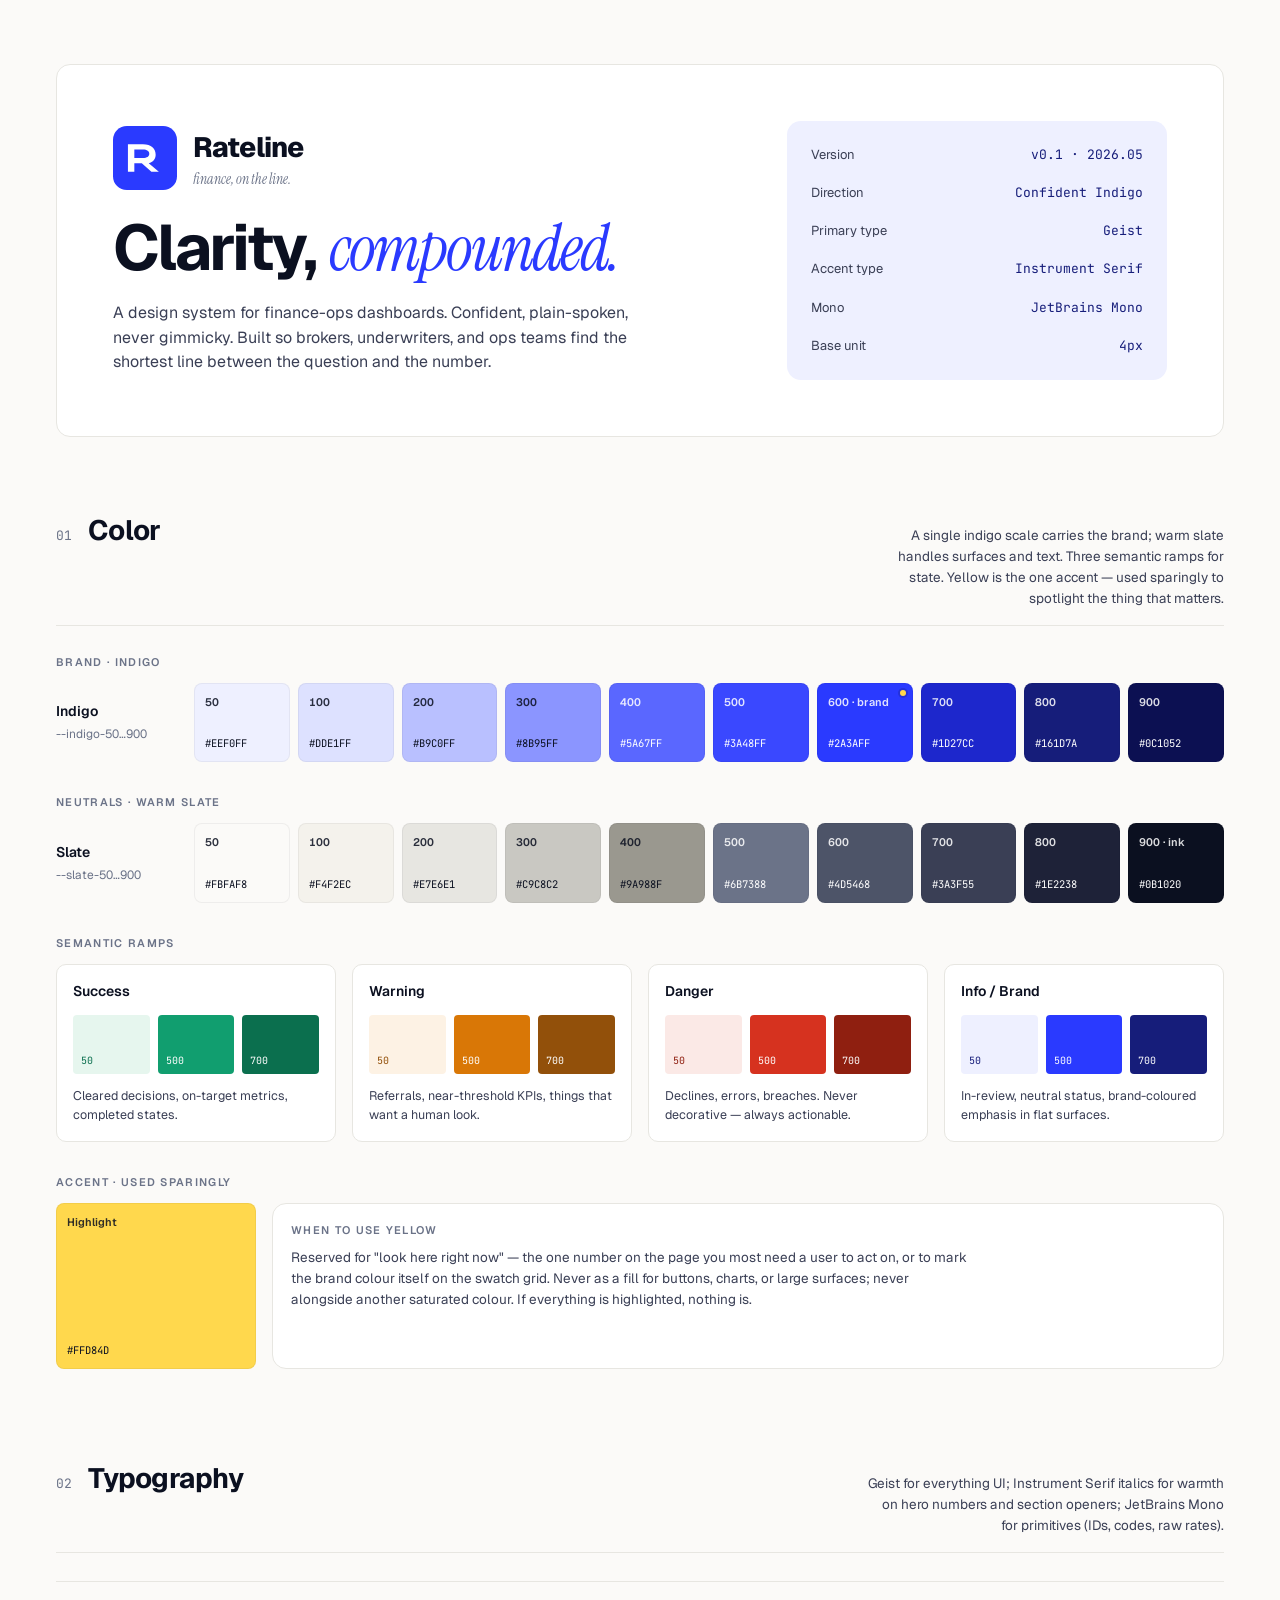
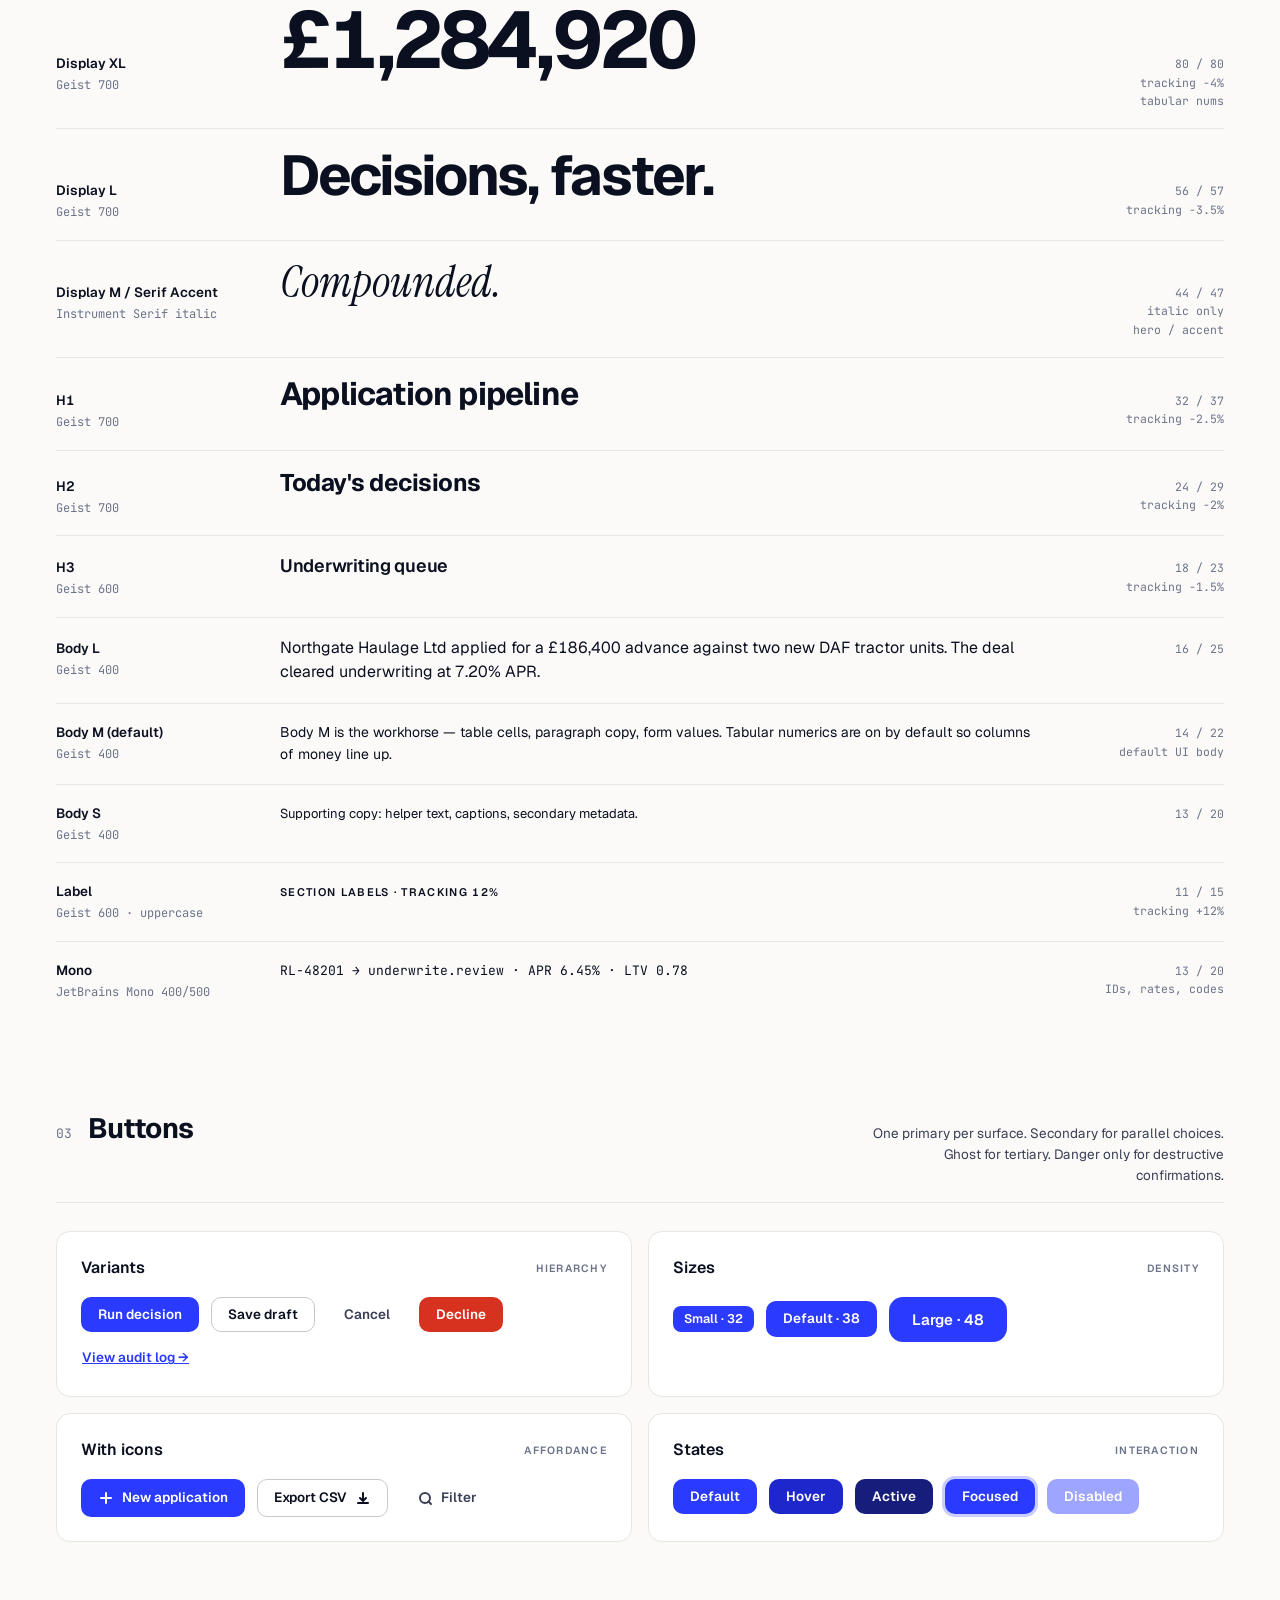
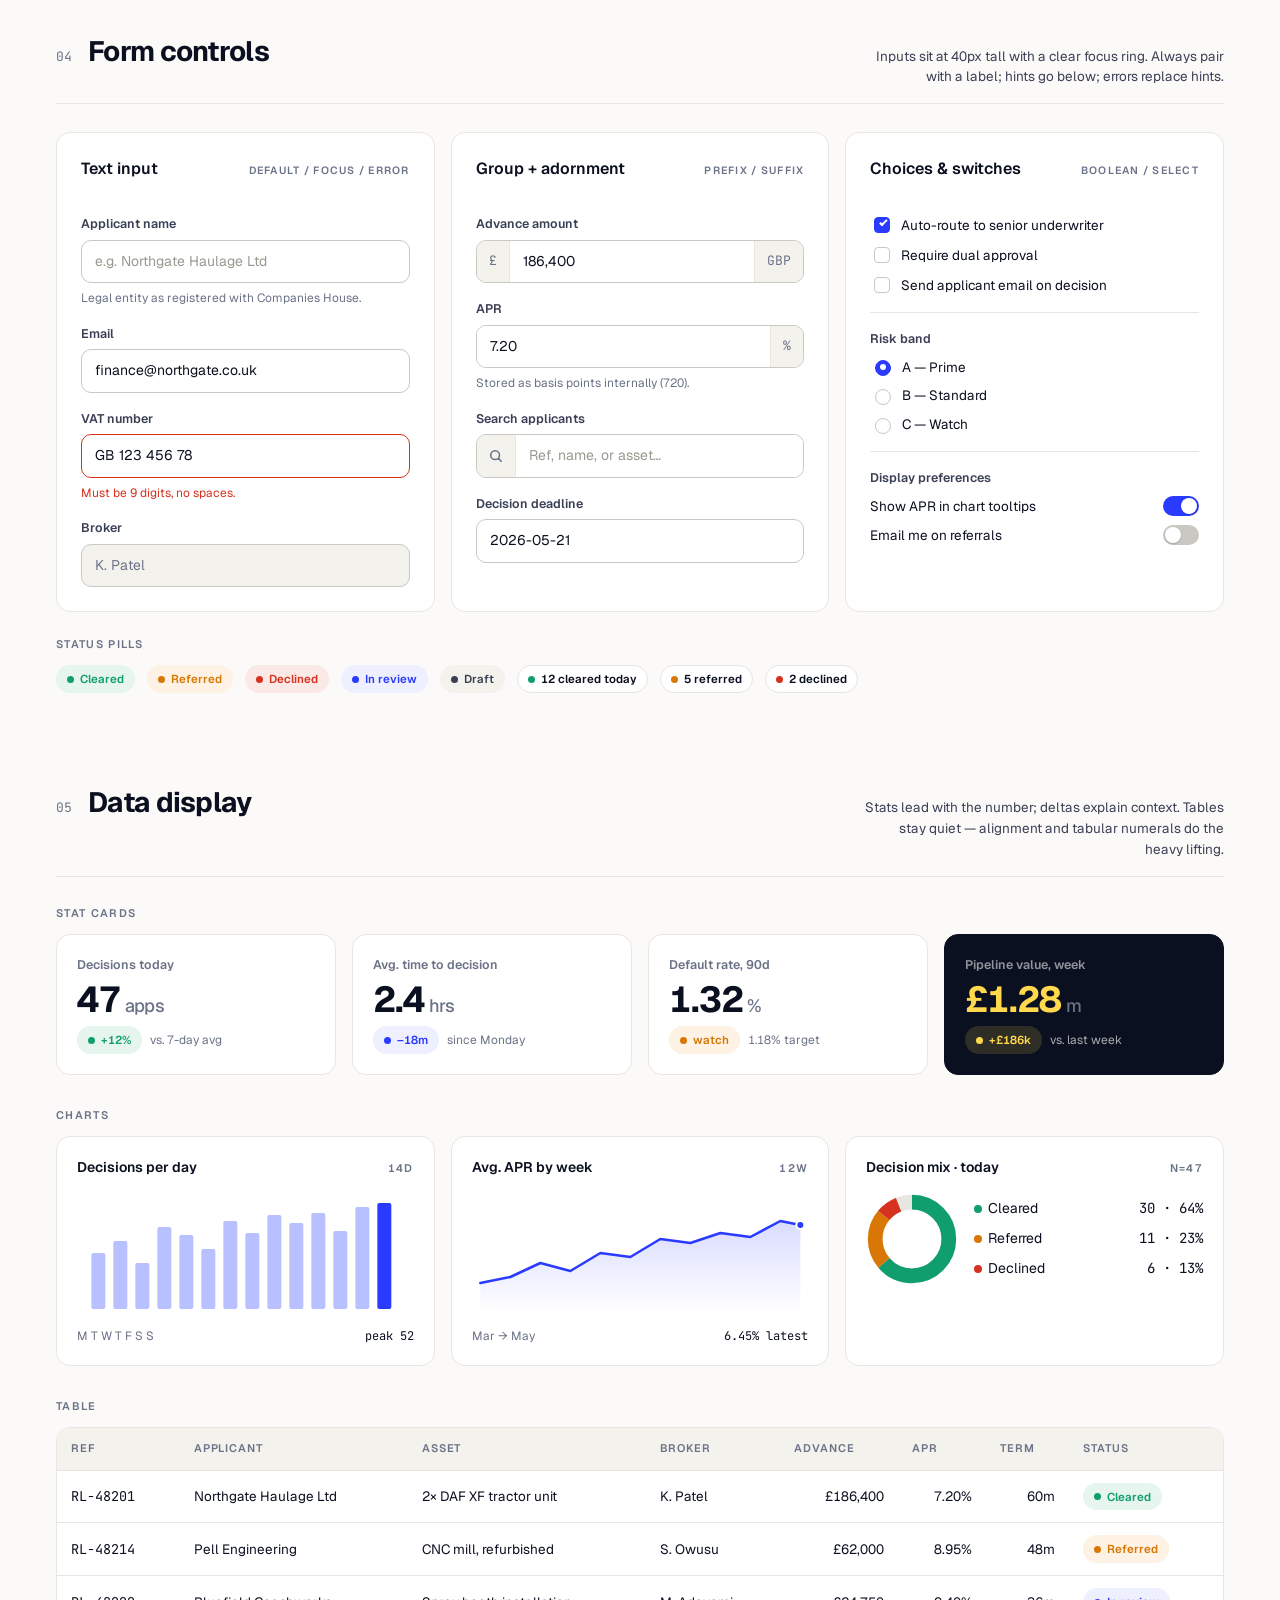
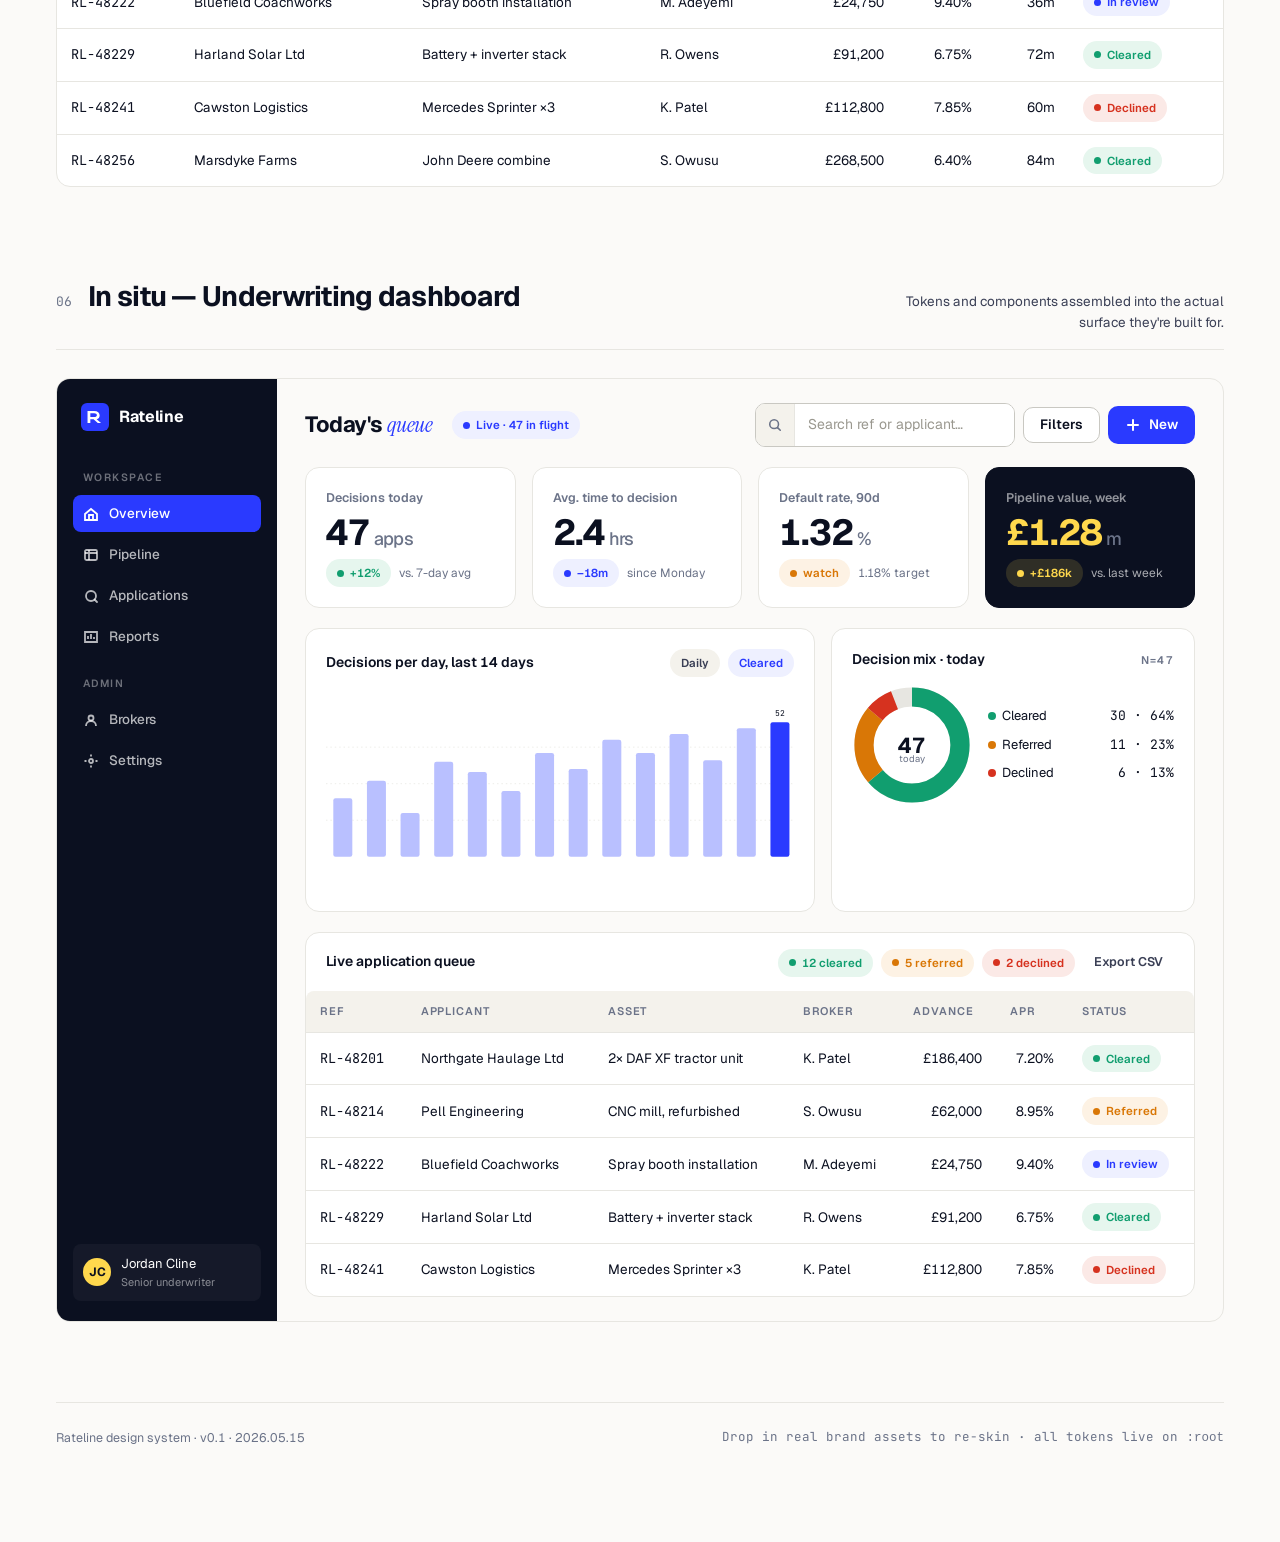
<file: design-system/Rateline Design System.html>
<!doctype html>
<html lang="en">
<head>
<meta charset="utf-8" />
<meta name="viewport" content="width=device-width, initial-scale=1" />
<title>Rateline — Design System v0.1</title>

<link rel="preconnect" href="https://fonts.googleapis.com" />
<link rel="preconnect" href="https://fonts.gstatic.com" crossorigin />
<link href="https://fonts.googleapis.com/css2?family=Geist:wght@400;500;600;700;800&family=Instrument+Serif:ital@0;1&family=JetBrains+Mono:wght@400;500&display=swap" rel="stylesheet" />

<style>
  /* ──────────────────────────────────────────────────────────────
     RATELINE — DESIGN TOKENS
     Direction: Confident Indigo
     ────────────────────────────────────────────────────────────── */
  :root {
    /* Indigo brand scale */
    --indigo-50:  #eef0ff;
    --indigo-100: #dde1ff;
    --indigo-200: #b9c0ff;
    --indigo-300: #8b95ff;
    --indigo-400: #5a67ff;
    --indigo-500: #3a48ff;
    --indigo-600: #2a3aff;  /* brand primary */
    --indigo-700: #1d27cc;
    --indigo-800: #161d7a;
    --indigo-900: #0c1052;

    /* Warm slate neutrals */
    --slate-50:  #fbfaf8;   /* app canvas */
    --slate-100: #f4f2ec;   /* hover surface */
    --slate-200: #e7e6e1;   /* hairline */
    --slate-300: #c9c8c2;   /* disabled border */
    --slate-400: #9a988f;   /* placeholder */
    --slate-500: #6b7388;   /* mute */
    --slate-600: #4d5468;   /* body 2 */
    --slate-700: #3a3f55;   /* body */
    --slate-800: #1e2238;   /* heading */
    --slate-900: #0b1020;   /* ink */

    /* Accent */
    --highlight: #ffd84d;

    /* Semantic */
    --success-50: #e6f6ee;
    --success-500: #119e6f;
    --success-700: #0b6f4e;
    --warning-50: #fdf2e4;
    --warning-500: #d97706;
    --warning-700: #92500a;
    --danger-50: #fbe9e6;
    --danger-500: #d6321f;
    --danger-700: #8f1f10;
    --info-50: var(--indigo-50);
    --info-500: var(--indigo-600);
    --info-700: var(--indigo-800);

    /* Semantic tokens — what components actually consume */
    --bg: var(--slate-50);
    --panel: #ffffff;
    --panel-2: var(--slate-100);
    --line: var(--slate-200);
    --line-strong: var(--slate-300);
    --ink: var(--slate-900);
    --ink-2: var(--slate-700);
    --mute: var(--slate-500);
    --brand: var(--indigo-600);
    --brand-deep: var(--indigo-800);
    --brand-tint: var(--indigo-50);
    --ok: var(--success-500);
    --warn: var(--warning-500);
    --bad: var(--danger-500);

    /* Radii */
    --r-2: 4px;
    --r-3: 8px;
    --r-4: 10px;
    --r-5: 14px;
    --r-pill: 999px;

    /* Spacing scale (use these directly) */
    --s-1: 4px;  --s-2: 8px;  --s-3: 12px; --s-4: 16px;
    --s-5: 20px; --s-6: 24px; --s-8: 32px; --s-10: 40px;
    --s-12: 48px; --s-16: 64px;

    /* Shadows */
    --shadow-1: 0 1px 2px rgba(11,16,32,0.04);
    --shadow-2: 0 4px 16px rgba(11,16,32,0.06), 0 1px 2px rgba(11,16,32,0.04);
    --shadow-3: 0 24px 64px rgba(11,16,32,0.12), 0 2px 8px rgba(11,16,32,0.06);

    /* Type families */
    --font-sans: 'Geist', -apple-system, system-ui, sans-serif;
    --font-serif: 'Instrument Serif', 'Iowan Old Style', serif;
    --font-mono: 'JetBrains Mono', ui-monospace, SFMono-Regular, monospace;
  }

  /* ──────────────────────────────────────────────────────────────
     BASE
     ────────────────────────────────────────────────────────────── */
  *, *::before, *::after { box-sizing: border-box; }
  html, body { margin: 0; padding: 0; }
  body {
    background: var(--bg);
    color: var(--ink);
    font-family: var(--font-sans);
    font-size: 14px; line-height: 1.55;
    font-feature-settings: 'cv11', 'ss01', 'tnum';
    -webkit-font-smoothing: antialiased;
  }
  h1, h2, h3, h4, p { margin: 0; }
  table { border-collapse: collapse; }
  hr { border: 0; height: 1px; background: var(--line); margin: 0; }

  /* Layout */
  .page { max-width: 1320px; margin: 0 auto; padding: 64px 56px 96px; }
  .section { margin-top: 72px; }
  .section + .section { margin-top: 88px; }
  .section-head { display: flex; align-items: baseline; gap: 16px; margin-bottom: 28px; padding-bottom: 16px; border-bottom: 1px solid var(--line); }
  .section-num { font-family: var(--font-mono); font-size: 13px; color: var(--mute); padding-top: 4px; }
  .section-title { font-family: var(--font-sans); font-weight: 700; font-size: 28px; letter-spacing: -0.025em; }
  .section-sub { color: var(--ink-2); margin-left: auto; font-size: 13.5px; max-width: 360px; text-align: right; }

  .grid { display: grid; gap: 16px; }
  .grid-2 { grid-template-columns: repeat(2, minmax(0,1fr)); }
  .grid-3 { grid-template-columns: repeat(3, minmax(0,1fr)); }
  .grid-4 { grid-template-columns: repeat(4, minmax(0,1fr)); }
  .grid-6 { grid-template-columns: repeat(6, minmax(0,1fr)); }
  .grid-10 { grid-template-columns: repeat(10, minmax(0,1fr)); }

  .row { display: flex; }
  .col { display: flex; flex-direction: column; }
  .gap-1 { gap: 4px; } .gap-2 { gap: 8px; } .gap-3 { gap: 12px; } .gap-4 { gap: 16px; } .gap-5 { gap: 20px; } .gap-6 { gap: 24px; } .gap-8 { gap: 32px; }
  .mono { font-family: var(--font-mono); }
  .serif { font-family: var(--font-serif); font-style: italic; }
  .mute { color: var(--mute); }
  .tnum { font-variant-numeric: tabular-nums; }

  /* Subsection labels */
  .label {
    font-size: 11px; text-transform: uppercase; letter-spacing: 0.12em;
    font-weight: 600; color: var(--mute);
  }

  /* ──────────────────────────────────────────────────────────────
     HERO
     ────────────────────────────────────────────────────────────── */
  .hero {
    display: grid; grid-template-columns: 1fr 380px; gap: 48px;
    padding: 56px; border: 1px solid var(--line); border-radius: var(--r-5);
    background: var(--panel);
    align-items: center;
  }
  .hero-mark { display: flex; align-items: center; gap: 16px; }
  .hero-mark svg { width: 64px; height: 64px; }
  .hero-mark .name { font-weight: 800; font-size: 28px; letter-spacing: -0.03em; }
  .hero h1 {
    font-size: 64px; line-height: 1.02; letter-spacing: -0.035em; font-weight: 700;
    margin-top: 24px;
  }
  .hero h1 em { font-family: var(--font-serif); font-weight: 400; color: var(--brand); }
  .hero p { color: var(--ink-2); font-size: 16px; max-width: 540px; margin-top: 20px; }
  .hero-meta { display: flex; flex-direction: column; gap: 18px; padding: 24px; background: var(--brand-tint); border-radius: var(--r-5); }
  .hero-meta .row-meta { display: flex; justify-content: space-between; font-size: 13px; }
  .hero-meta .row-meta .k { color: var(--ink-2); }
  .hero-meta .row-meta .v { font-family: var(--font-mono); color: var(--brand-deep); }

  /* ──────────────────────────────────────────────────────────────
     COLORS
     ────────────────────────────────────────────────────────────── */
  .scale-row { display: grid; grid-template-columns: 130px repeat(10, minmax(0,1fr)); gap: 8px; align-items: stretch; }
  .scale-row + .scale-row { margin-top: 12px; }
  .scale-name { display: flex; flex-direction: column; gap: 2px; justify-content: center; padding-right: 8px; }
  .scale-name strong { font-weight: 600; font-size: 14px; }
  .scale-name span { font-size: 12px; color: var(--mute); }
  .swatch {
    aspect-ratio: 1.2/1; border-radius: var(--r-3);
    padding: 10px; display: flex; flex-direction: column; justify-content: space-between;
    position: relative; overflow: hidden;
    border: 1px solid rgba(11,16,32,0.05);
  }
  .swatch .step { font-size: 11px; font-weight: 600; opacity: 0.85; }
  .swatch .hex { font-family: var(--font-mono); font-size: 10.5px; }
  .swatch.is-light .step, .swatch.is-light .hex { color: #fff; }
  .swatch.is-dark .step, .swatch.is-dark .hex { color: var(--ink); }
  .swatch.is-brand-marker::after {
    content: ''; position: absolute; top: 6px; right: 6px;
    width: 6px; height: 6px; border-radius: 50%; background: var(--highlight);
    box-shadow: 0 0 0 2px rgba(0,0,0,0.15);
  }

  .semantic-grid { display: grid; grid-template-columns: repeat(4, 1fr); gap: 16px; }
  .semantic-card { border: 1px solid var(--line); border-radius: var(--r-4); padding: 16px; background: var(--panel); }
  .semantic-card .sw-stack { display: grid; grid-template-columns: 1fr 1fr 1fr; gap: 8px; margin: 12px 0; }
  .semantic-card .sw-stack > div { aspect-ratio: 1.3/1; border-radius: var(--r-2); display: flex; align-items: flex-end; padding: 8px; font: 10px/1 var(--font-mono); }
  .semantic-card h4 { font-size: 14px; font-weight: 600; }
  .semantic-card .desc { font-size: 12.5px; color: var(--ink-2); }

  /* ──────────────────────────────────────────────────────────────
     TYPOGRAPHY
     ────────────────────────────────────────────────────────────── */
  .type-row { display: grid; grid-template-columns: 200px 1fr 160px; gap: 24px; padding: 18px 0; align-items: baseline; border-top: 1px solid var(--line); }
  .type-row:first-child { border-top: 0; }
  .type-row .t-name { font-family: var(--font-mono); font-size: 12px; color: var(--mute); }
  .type-row .t-name strong { font-family: var(--font-sans); color: var(--ink); font-size: 13.5px; display: block; margin-bottom: 2px; font-weight: 600; }
  .type-row .t-sample { color: var(--ink); }
  .type-row .t-spec { font-family: var(--font-mono); font-size: 11.5px; color: var(--mute); text-align: right; line-height: 1.6; }
  .t-display-xl { font-size: 80px; line-height: 1; letter-spacing: -0.04em; font-weight: 700; }
  .t-display-l  { font-size: 56px; line-height: 1.02; letter-spacing: -0.035em; font-weight: 700; }
  .t-display-m  { font-size: 44px; line-height: 1.06; letter-spacing: -0.03em; font-weight: 700; }
  .t-h1         { font-size: 32px; line-height: 1.15; letter-spacing: -0.025em; font-weight: 700; }
  .t-h2         { font-size: 24px; line-height: 1.2; letter-spacing: -0.02em; font-weight: 700; }
  .t-h3         { font-size: 18px; line-height: 1.3; letter-spacing: -0.015em; font-weight: 600; }
  .t-body-l     { font-size: 16px; line-height: 1.55; }
  .t-body-m     { font-size: 14px; line-height: 1.55; }
  .t-body-s     { font-size: 13px; line-height: 1.5; color: var(--ink-2); }
  .t-label      { font-size: 11px; line-height: 1.4; text-transform: uppercase; letter-spacing: 0.12em; font-weight: 600; color: var(--mute); }
  .t-mono       { font-family: var(--font-mono); font-size: 13px; line-height: 1.5; }
  .t-serif      { font-family: var(--font-serif); font-style: italic; font-size: 44px; line-height: 1.06; color: var(--brand); }

  /* ──────────────────────────────────────────────────────────────
     COMPONENTS — buttons, forms, pills
     ────────────────────────────────────────────────────────────── */
  .specimen {
    border: 1px solid var(--line); border-radius: var(--r-5);
    background: var(--panel); padding: 24px;
  }
  .specimen-head { display: flex; align-items: center; justify-content: space-between; margin-bottom: 16px; }
  .specimen-head h3 { font-size: 16px; font-weight: 600; }
  .specimen-head .label { font-size: 10.5px; }

  .btn {
    display: inline-flex; align-items: center; gap: 8px;
    padding: 10px 16px; border-radius: var(--r-4);
    font: 600 13.5px/1 var(--font-sans);
    border: 1px solid transparent; cursor: pointer;
    transition: background 0.12s, box-shadow 0.12s, transform 0.06s;
  }
  .btn:focus-visible { outline: 2px solid var(--brand); outline-offset: 2px; }
  .btn-primary { background: var(--brand); color: #fff; }
  .btn-primary:hover { background: var(--indigo-700); }
  .btn-primary:active { background: var(--indigo-800); }
  .btn-secondary { background: var(--panel); color: var(--ink); border-color: var(--line-strong); }
  .btn-secondary:hover { background: var(--panel-2); }
  .btn-ghost { background: transparent; color: var(--ink-2); }
  .btn-ghost:hover { background: var(--panel-2); color: var(--ink); }
  .btn-danger { background: var(--bad); color: #fff; }
  .btn-danger:hover { background: var(--danger-700); }
  .btn-link { background: transparent; color: var(--brand); padding: 6px 0; }
  .btn-link:hover { text-decoration: underline; }
  .btn[disabled] { opacity: 0.45; cursor: not-allowed; }
  .btn-sm { padding: 6px 10px; font-size: 12.5px; border-radius: var(--r-3); }
  .btn-lg { padding: 14px 22px; font-size: 15px; border-radius: var(--r-5); }
  .btn-icon { width: 16px; height: 16px; stroke-width: 2; stroke: currentColor; fill: none; }

  /* Form controls */
  .field { display: flex; flex-direction: column; gap: 6px; }
  .field-label { font-size: 12.5px; font-weight: 600; color: var(--ink-2); }
  .field-hint { font-size: 12px; color: var(--mute); }
  .field-err { font-size: 12px; color: var(--bad); }
  .tf {
    width: 100%; padding: 11px 13px;
    border-radius: var(--r-4); border: 1px solid var(--line-strong);
    background: var(--panel); color: var(--ink);
    font: 14px/1.4 var(--font-sans);
    transition: border-color 0.12s, box-shadow 0.12s;
  }
  .tf::placeholder { color: var(--slate-400); }
  .tf:focus { outline: 0; border-color: var(--brand); box-shadow: 0 0 0 3px rgba(42,58,255,0.14); }
  .tf.is-error { border-color: var(--bad); }
  .tf.is-error:focus { box-shadow: 0 0 0 3px rgba(214,50,31,0.14); }
  .tf[disabled] { background: var(--panel-2); color: var(--mute); cursor: not-allowed; }

  .tf-group { display: flex; align-items: stretch; border-radius: var(--r-4); border: 1px solid var(--line-strong); overflow: hidden; background: var(--panel); }
  .tf-group:focus-within { border-color: var(--brand); box-shadow: 0 0 0 3px rgba(42,58,255,0.14); }
  .tf-group .tf { border: 0; border-radius: 0; }
  .tf-group .tf:focus { box-shadow: none; }
  .tf-group .adornment { padding: 0 12px; display: flex; align-items: center; color: var(--mute); font-family: var(--font-mono); font-size: 13px; background: var(--panel-2); border-right: 1px solid var(--line); }
  .tf-group .adornment.right { border-right: 0; border-left: 1px solid var(--line); }

  .checkbox, .radio { display: inline-flex; align-items: center; gap: 8px; font-size: 13.5px; cursor: pointer; }
  .checkbox input, .radio input { appearance: none; width: 16px; height: 16px; border: 1.5px solid var(--line-strong); background: var(--panel); cursor: pointer; transition: 0.12s; }
  .checkbox input { border-radius: 4px; }
  .radio input { border-radius: 999px; }
  .checkbox input:checked, .radio input:checked { background: var(--brand); border-color: var(--brand); }
  .checkbox input:checked::after { content: ''; display: block; width: 4px; height: 8px; border: solid #fff; border-width: 0 2px 2px 0; transform: rotate(45deg) translate(1px, -1px); margin: 0 auto; }
  .radio input:checked::after { content: ''; display: block; width: 6px; height: 6px; border-radius: 999px; background: #fff; margin: 3px auto; }

  .toggle { position: relative; width: 36px; height: 20px; background: var(--line-strong); border-radius: 999px; cursor: pointer; transition: background 0.12s; }
  .toggle.on { background: var(--brand); }
  .toggle::after { content: ''; position: absolute; top: 2px; left: 2px; width: 16px; height: 16px; background: #fff; border-radius: 999px; transition: transform 0.16s; box-shadow: 0 1px 2px rgba(0,0,0,0.2); }
  .toggle.on::after { transform: translateX(16px); }

  /* Pills + badges */
  .pill {
    display: inline-flex; align-items: center; gap: 6px;
    padding: 4px 10px; border-radius: var(--r-pill);
    font-size: 11.5px; font-weight: 600;
    border: 1px solid var(--line);
    background: var(--panel);
  }
  .pill .dot { width: 7px; height: 7px; border-radius: 999px; background: currentColor; }
  .pill-ok    { color: var(--ok);    background: var(--success-50); border-color: transparent; }
  .pill-warn  { color: var(--warn);  background: var(--warning-50); border-color: transparent; }
  .pill-bad   { color: var(--bad);   background: var(--danger-50);  border-color: transparent; }
  .pill-info  { color: var(--brand); background: var(--indigo-50);  border-color: transparent; }
  .pill-mute  { color: var(--ink-2); background: var(--panel-2);    border-color: transparent; }

  /* ──────────────────────────────────────────────────────────────
     DATA DISPLAY
     ────────────────────────────────────────────────────────────── */
  .stat-card { border: 1px solid var(--line); border-radius: var(--r-5); padding: 20px; background: var(--panel); display: flex; flex-direction: column; gap: 8px; }
  .stat-card .k { font-size: 12.5px; font-weight: 600; color: var(--mute); }
  .stat-card .v { font-weight: 700; font-size: 36px; letter-spacing: -0.025em; line-height: 1; }
  .stat-card .v .unit { font-size: 18px; color: var(--mute); font-weight: 500; margin-left: 4px; }
  .stat-card .delta { display: flex; align-items: center; gap: 8px; font-size: 12px; color: var(--mute); }
  .stat-card.is-feature { background: var(--ink); color: #fff; border-color: var(--ink); }
  .stat-card.is-feature .k { color: rgba(255,255,255,0.55); }
  .stat-card.is-feature .v { color: var(--highlight); }
  .stat-card.is-feature .delta { color: rgba(255,255,255,0.65); }

  table.dt { width: 100%; font-size: 13.5px; }
  table.dt th, table.dt td { text-align: left; padding: 12px 14px; border-bottom: 1px solid var(--line); }
  table.dt thead th { color: var(--mute); font-weight: 600; font-size: 11px; text-transform: uppercase; letter-spacing: 0.08em; background: var(--panel-2); border-bottom: 1px solid var(--line); }
  table.dt thead th:first-child { border-top-left-radius: var(--r-3); }
  table.dt thead th:last-child  { border-top-right-radius: var(--r-3); }
  table.dt td.num { font-variant-numeric: tabular-nums; text-align: right; }
  table.dt tbody tr:hover { background: var(--brand-tint); }
  table.dt tbody tr:last-child td { border-bottom: 0; }

  .chart-card { border: 1px solid var(--line); border-radius: var(--r-5); background: var(--panel); padding: 20px; display: flex; flex-direction: column; gap: 14px; }
  .chart-card-head { display: flex; justify-content: space-between; align-items: baseline; }
  .chart-card-head h4 { font-size: 14px; font-weight: 600; }

  /* ──────────────────────────────────────────────────────────────
     SAMPLE DASHBOARD
     ────────────────────────────────────────────────────────────── */
  .app {
    border: 1px solid var(--line); border-radius: var(--r-5); overflow: hidden;
    background: var(--bg);
    display: grid; grid-template-columns: 220px 1fr; min-height: 720px;
  }
  .app-side { background: var(--ink); color: rgba(255,255,255,0.9); padding: 20px 16px; display: flex; flex-direction: column; gap: 4px; }
  .app-side .brand-row { display: flex; align-items: center; gap: 10px; padding: 4px 8px 18px; }
  .app-side .brand-row svg { width: 28px; height: 28px; }
  .app-side .brand-row .name { font-weight: 700; font-size: 16px; letter-spacing: -0.02em; color: #fff; }
  .app-side .nav-section { font-size: 10.5px; text-transform: uppercase; letter-spacing: 0.14em; color: rgba(255,255,255,0.4); padding: 16px 10px 6px; font-weight: 600; }
  .app-side a.nav { display: flex; align-items: center; gap: 10px; padding: 8px 10px; border-radius: var(--r-3); color: rgba(255,255,255,0.7); text-decoration: none; font-size: 13.5px; font-weight: 500; }
  .app-side a.nav:hover { background: rgba(255,255,255,0.05); color: #fff; }
  .app-side a.nav.active { background: var(--brand); color: #fff; }
  .app-side a.nav .ico { width: 16px; height: 16px; stroke: currentColor; fill: none; stroke-width: 1.8; }
  .app-side .user { margin-top: auto; display: flex; align-items: center; gap: 10px; padding: 10px; border-radius: var(--r-3); background: rgba(255,255,255,0.04); }
  .app-side .user .ava { width: 28px; height: 28px; border-radius: 999px; background: var(--highlight); color: var(--ink); display: flex; align-items: center; justify-content: center; font-weight: 700; font-size: 12px; }
  .app-side .user .name { font-size: 13px; color: #fff; }
  .app-side .user .role { font-size: 11px; color: rgba(255,255,255,0.5); }

  .app-main { padding: 24px 28px; display: flex; flex-direction: column; gap: 20px; min-width: 0; }
  .app-topbar { display: flex; align-items: center; gap: 12px; }
  .app-topbar h2 { font-size: 22px; font-weight: 700; letter-spacing: -0.02em; }
  .app-topbar h2 em { font-family: var(--font-serif); font-weight: 400; color: var(--brand); }
  .app-topbar .topbar-actions { margin-left: auto; display: flex; gap: 8px; align-items: center; }

  .placeholder {
    background-image: repeating-linear-gradient(135deg, rgba(11,16,32,0.04) 0 6px, transparent 6px 12px);
    background-color: var(--panel-2);
    display: flex; align-items: center; justify-content: center;
    color: var(--mute); font: 11px/1 var(--font-mono);
    border-radius: var(--r-3);
  }
</style>
</head>
<body>

<div class="page">

  <!-- ─────────────── HERO ─────────────── -->
  <header class="hero">
    <div>
      <div class="hero-mark">
        <svg viewBox="0 0 120 120" aria-hidden>
          <rect x="0" y="0" width="120" height="120" rx="26" fill="var(--brand)" />
          <path d="M28 86 V34 H56 C72 34 80 42 80 54 C80 62 75 68 67 70 L86 86 H72 L54 70 H40 V86 Z M40 60 H56 C64 60 68 57 68 52 C68 47 64 44 56 44 H40 Z" fill="#fff" />
        </svg>
        <div>
          <div class="name">Rateline</div>
          <div class="serif mute" style="font-size:14px">finance, on the line.</div>
        </div>
      </div>
      <h1>Clarity, <em>compounded.</em></h1>
      <p>A design system for finance-ops dashboards. Confident, plain-spoken, never gimmicky. Built so brokers, underwriters, and ops teams find the shortest line between the question and the number.</p>
    </div>
    <aside class="hero-meta">
      <div class="row-meta"><span class="k">Version</span><span class="v">v0.1 · 2026.05</span></div>
      <div class="row-meta"><span class="k">Direction</span><span class="v">Confident Indigo</span></div>
      <div class="row-meta"><span class="k">Primary type</span><span class="v">Geist</span></div>
      <div class="row-meta"><span class="k">Accent type</span><span class="v">Instrument Serif</span></div>
      <div class="row-meta"><span class="k">Mono</span><span class="v">JetBrains Mono</span></div>
      <div class="row-meta"><span class="k">Base unit</span><span class="v">4px</span></div>
    </aside>
  </header>

  <!-- ─────────────── COLORS ─────────────── -->
  <section class="section">
    <header class="section-head">
      <div class="section-num">01</div>
      <h2 class="section-title">Color</h2>
      <p class="section-sub">A single indigo scale carries the brand; warm slate handles surfaces and text. Three semantic ramps for state. Yellow is the one accent — used sparingly to spotlight the thing that matters.</p>
    </header>

    <div class="label" style="margin-bottom:12px">Brand · Indigo</div>
    <div class="scale-row">
      <div class="scale-name"><strong>Indigo</strong><span>--indigo-50…900</span></div>
      <div class="swatch is-dark"  style="background:var(--indigo-50)"><span class="step">50</span><span class="hex">#EEF0FF</span></div>
      <div class="swatch is-dark"  style="background:var(--indigo-100)"><span class="step">100</span><span class="hex">#DDE1FF</span></div>
      <div class="swatch is-dark"  style="background:var(--indigo-200)"><span class="step">200</span><span class="hex">#B9C0FF</span></div>
      <div class="swatch is-dark"  style="background:var(--indigo-300)"><span class="step">300</span><span class="hex">#8B95FF</span></div>
      <div class="swatch is-light" style="background:var(--indigo-400)"><span class="step">400</span><span class="hex">#5A67FF</span></div>
      <div class="swatch is-light" style="background:var(--indigo-500)"><span class="step">500</span><span class="hex">#3A48FF</span></div>
      <div class="swatch is-light is-brand-marker" style="background:var(--indigo-600)"><span class="step">600 · brand</span><span class="hex">#2A3AFF</span></div>
      <div class="swatch is-light" style="background:var(--indigo-700)"><span class="step">700</span><span class="hex">#1D27CC</span></div>
      <div class="swatch is-light" style="background:var(--indigo-800)"><span class="step">800</span><span class="hex">#161D7A</span></div>
      <div class="swatch is-light" style="background:var(--indigo-900)"><span class="step">900</span><span class="hex">#0C1052</span></div>
    </div>

    <div class="label" style="margin:32px 0 12px">Neutrals · Warm Slate</div>
    <div class="scale-row">
      <div class="scale-name"><strong>Slate</strong><span>--slate-50…900</span></div>
      <div class="swatch is-dark"  style="background:var(--slate-50)"><span class="step">50</span><span class="hex">#FBFAF8</span></div>
      <div class="swatch is-dark"  style="background:var(--slate-100)"><span class="step">100</span><span class="hex">#F4F2EC</span></div>
      <div class="swatch is-dark"  style="background:var(--slate-200)"><span class="step">200</span><span class="hex">#E7E6E1</span></div>
      <div class="swatch is-dark"  style="background:var(--slate-300)"><span class="step">300</span><span class="hex">#C9C8C2</span></div>
      <div class="swatch is-dark"  style="background:var(--slate-400)"><span class="step">400</span><span class="hex">#9A988F</span></div>
      <div class="swatch is-light" style="background:var(--slate-500)"><span class="step">500</span><span class="hex">#6B7388</span></div>
      <div class="swatch is-light" style="background:var(--slate-600)"><span class="step">600</span><span class="hex">#4D5468</span></div>
      <div class="swatch is-light" style="background:var(--slate-700)"><span class="step">700</span><span class="hex">#3A3F55</span></div>
      <div class="swatch is-light" style="background:var(--slate-800)"><span class="step">800</span><span class="hex">#1E2238</span></div>
      <div class="swatch is-light" style="background:var(--slate-900)"><span class="step">900 · ink</span><span class="hex">#0B1020</span></div>
    </div>

    <div class="label" style="margin:32px 0 12px">Semantic ramps</div>
    <div class="semantic-grid">
      <div class="semantic-card">
        <h4>Success</h4>
        <div class="sw-stack">
          <div style="background:var(--success-50); color:var(--success-700)">50</div>
          <div style="background:var(--success-500); color:#fff">500</div>
          <div style="background:var(--success-700); color:#fff">700</div>
        </div>
        <p class="desc">Cleared decisions, on-target metrics, completed states.</p>
      </div>
      <div class="semantic-card">
        <h4>Warning</h4>
        <div class="sw-stack">
          <div style="background:var(--warning-50); color:var(--warning-700)">50</div>
          <div style="background:var(--warning-500); color:#fff">500</div>
          <div style="background:var(--warning-700); color:#fff">700</div>
        </div>
        <p class="desc">Referrals, near-threshold KPIs, things that want a human look.</p>
      </div>
      <div class="semantic-card">
        <h4>Danger</h4>
        <div class="sw-stack">
          <div style="background:var(--danger-50); color:var(--danger-700)">50</div>
          <div style="background:var(--danger-500); color:#fff">500</div>
          <div style="background:var(--danger-700); color:#fff">700</div>
        </div>
        <p class="desc">Declines, errors, breaches. Never decorative — always actionable.</p>
      </div>
      <div class="semantic-card">
        <h4>Info / Brand</h4>
        <div class="sw-stack">
          <div style="background:var(--info-50); color:var(--info-700)">50</div>
          <div style="background:var(--info-500); color:#fff">500</div>
          <div style="background:var(--info-700); color:#fff">700</div>
        </div>
        <p class="desc">In-review, neutral status, brand-coloured emphasis in flat surfaces.</p>
      </div>
    </div>

    <div class="label" style="margin:32px 0 12px">Accent · used sparingly</div>
    <div class="row gap-4" style="align-items:stretch">
      <div class="swatch is-dark" style="background:var(--highlight); flex: 0 0 200px">
        <span class="step">Highlight</span><span class="hex">#FFD84D</span>
      </div>
      <div class="specimen" style="flex:1; padding:18px">
        <div class="label" style="margin-bottom:8px">When to use yellow</div>
        <p style="color:var(--ink-2); font-size:13.5px; max-width:680px">
          Reserved for "look here right now" — the one number on the page you most need a user to act on,
          or to mark the brand colour itself on the swatch grid. Never as a fill for buttons, charts, or
          large surfaces; never alongside another saturated colour. If everything is highlighted, nothing is.
        </p>
      </div>
    </div>
  </section>

  <!-- ─────────────── TYPOGRAPHY ─────────────── -->
  <section class="section">
    <header class="section-head">
      <div class="section-num">02</div>
      <h2 class="section-title">Typography</h2>
      <p class="section-sub">Geist for everything UI; Instrument Serif italics for warmth on hero numbers and section openers; JetBrains Mono for primitives (IDs, codes, raw rates).</p>
    </header>

    <div class="type-row">
      <div class="t-name"><strong>Display XL</strong>Geist 700</div>
      <div class="t-sample t-display-xl tnum">£1,284,920</div>
      <div class="t-spec">80 / 80<br>tracking −4%<br>tabular nums</div>
    </div>
    <div class="type-row">
      <div class="t-name"><strong>Display L</strong>Geist 700</div>
      <div class="t-sample t-display-l">Decisions, faster.</div>
      <div class="t-spec">56 / 57<br>tracking −3.5%</div>
    </div>
    <div class="type-row">
      <div class="t-name"><strong>Display M / Serif Accent</strong>Instrument Serif italic</div>
      <div class="t-sample t-serif">Compounded.</div>
      <div class="t-spec">44 / 47<br>italic only<br>hero / accent</div>
    </div>
    <div class="type-row">
      <div class="t-name"><strong>H1</strong>Geist 700</div>
      <div class="t-sample t-h1">Application pipeline</div>
      <div class="t-spec">32 / 37<br>tracking −2.5%</div>
    </div>
    <div class="type-row">
      <div class="t-name"><strong>H2</strong>Geist 700</div>
      <div class="t-sample t-h2">Today's decisions</div>
      <div class="t-spec">24 / 29<br>tracking −2%</div>
    </div>
    <div class="type-row">
      <div class="t-name"><strong>H3</strong>Geist 600</div>
      <div class="t-sample t-h3">Underwriting queue</div>
      <div class="t-spec">18 / 23<br>tracking −1.5%</div>
    </div>
    <div class="type-row">
      <div class="t-name"><strong>Body L</strong>Geist 400</div>
      <div class="t-sample t-body-l">Northgate Haulage Ltd applied for a £186,400 advance against two new DAF tractor units. The deal cleared underwriting at 7.20% APR.</div>
      <div class="t-spec">16 / 25</div>
    </div>
    <div class="type-row">
      <div class="t-name"><strong>Body M (default)</strong>Geist 400</div>
      <div class="t-sample t-body-m">Body M is the workhorse — table cells, paragraph copy, form values. Tabular numerics are on by default so columns of money line up.</div>
      <div class="t-spec">14 / 22<br>default UI body</div>
    </div>
    <div class="type-row">
      <div class="t-name"><strong>Body S</strong>Geist 400</div>
      <div class="t-sample t-body-s">Supporting copy: helper text, captions, secondary metadata.</div>
      <div class="t-spec">13 / 20</div>
    </div>
    <div class="type-row">
      <div class="t-name"><strong>Label</strong>Geist 600 · uppercase</div>
      <div class="t-sample t-label">Section labels &middot; tracking 12%</div>
      <div class="t-spec">11 / 15<br>tracking +12%</div>
    </div>
    <div class="type-row">
      <div class="t-name"><strong>Mono</strong>JetBrains Mono 400/500</div>
      <div class="t-sample t-mono">RL-48201 → underwrite.review · APR 6.45% · LTV 0.78</div>
      <div class="t-spec">13 / 20<br>IDs, rates, codes</div>
    </div>
  </section>

  <!-- ─────────────── BUTTONS ─────────────── -->
  <section class="section">
    <header class="section-head">
      <div class="section-num">03</div>
      <h2 class="section-title">Buttons</h2>
      <p class="section-sub">One primary per surface. Secondary for parallel choices. Ghost for tertiary. Danger only for destructive confirmations.</p>
    </header>

    <div class="grid grid-2">
      <div class="specimen">
        <div class="specimen-head"><h3>Variants</h3><span class="label">Hierarchy</span></div>
        <div class="row gap-3" style="flex-wrap:wrap; align-items:center">
          <button class="btn btn-primary">Run decision</button>
          <button class="btn btn-secondary">Save draft</button>
          <button class="btn btn-ghost">Cancel</button>
          <button class="btn btn-danger">Decline</button>
          <a class="btn btn-link" href="#">View audit log →</a>
        </div>
      </div>

      <div class="specimen">
        <div class="specimen-head"><h3>Sizes</h3><span class="label">Density</span></div>
        <div class="row gap-3" style="align-items:center; flex-wrap:wrap">
          <button class="btn btn-primary btn-sm">Small · 32</button>
          <button class="btn btn-primary">Default · 38</button>
          <button class="btn btn-primary btn-lg">Large · 48</button>
        </div>
      </div>

      <div class="specimen">
        <div class="specimen-head"><h3>With icons</h3><span class="label">Affordance</span></div>
        <div class="row gap-3" style="flex-wrap:wrap; align-items:center">
          <button class="btn btn-primary">
            <svg class="btn-icon" viewBox="0 0 16 16"><path d="M8 3v10M3 8h10" stroke-linecap="round"/></svg>
            New application
          </button>
          <button class="btn btn-secondary">
            Export CSV
            <svg class="btn-icon" viewBox="0 0 16 16"><path d="M8 3v8m0 0l-3-3m3 3l3-3M3 13h10" stroke-linecap="round" stroke-linejoin="round"/></svg>
          </button>
          <button class="btn btn-ghost">
            <svg class="btn-icon" viewBox="0 0 16 16"><circle cx="8" cy="8" r="5"/><path d="M11.5 11.5L14 14" stroke-linecap="round"/></svg>
            Filter
          </button>
        </div>
      </div>

      <div class="specimen">
        <div class="specimen-head"><h3>States</h3><span class="label">Interaction</span></div>
        <div class="row gap-3" style="flex-wrap:wrap; align-items:center">
          <button class="btn btn-primary">Default</button>
          <button class="btn btn-primary" style="background: var(--indigo-700)">Hover</button>
          <button class="btn btn-primary" style="background: var(--indigo-800)">Active</button>
          <button class="btn btn-primary" style="box-shadow: 0 0 0 3px rgba(42,58,255,0.25)">Focused</button>
          <button class="btn btn-primary" disabled>Disabled</button>
        </div>
      </div>
    </div>
  </section>

  <!-- ─────────────── FORM CONTROLS ─────────────── -->
  <section class="section">
    <header class="section-head">
      <div class="section-num">04</div>
      <h2 class="section-title">Form controls</h2>
      <p class="section-sub">Inputs sit at 40px tall with a clear focus ring. Always pair with a label; hints go below; errors replace hints.</p>
    </header>

    <div class="grid grid-3">
      <div class="specimen col gap-4">
        <div class="specimen-head"><h3>Text input</h3><span class="label">Default / focus / error</span></div>
        <div class="field">
          <label class="field-label" for="f-1">Applicant name</label>
          <input id="f-1" class="tf" type="text" placeholder="e.g. Northgate Haulage Ltd" />
          <span class="field-hint">Legal entity as registered with Companies House.</span>
        </div>
        <div class="field">
          <label class="field-label" for="f-2">Email</label>
          <input id="f-2" class="tf" type="email" value="finance@northgate.co.uk" />
        </div>
        <div class="field">
          <label class="field-label" for="f-3">VAT number</label>
          <input id="f-3" class="tf is-error" type="text" value="GB 123 456 78" />
          <span class="field-err">Must be 9 digits, no spaces.</span>
        </div>
        <div class="field">
          <label class="field-label" for="f-4">Broker</label>
          <input id="f-4" class="tf" type="text" value="K. Patel" disabled />
        </div>
      </div>

      <div class="specimen col gap-4">
        <div class="specimen-head"><h3>Group + adornment</h3><span class="label">Prefix / suffix</span></div>
        <div class="field">
          <label class="field-label" for="f-5">Advance amount</label>
          <div class="tf-group">
            <span class="adornment">£</span>
            <input id="f-5" class="tf tnum" type="text" value="186,400" />
            <span class="adornment right">GBP</span>
          </div>
        </div>
        <div class="field">
          <label class="field-label" for="f-6">APR</label>
          <div class="tf-group">
            <input id="f-6" class="tf tnum" type="text" value="7.20" />
            <span class="adornment right">%</span>
          </div>
          <span class="field-hint">Stored as basis points internally (720).</span>
        </div>
        <div class="field">
          <label class="field-label" for="f-7">Search applicants</label>
          <div class="tf-group">
            <span class="adornment">
              <svg width="14" height="14" viewBox="0 0 16 16" fill="none" stroke="currentColor" stroke-width="1.8"><circle cx="7" cy="7" r="5"/><path d="M11 11l3 3" stroke-linecap="round"/></svg>
            </span>
            <input id="f-7" class="tf" type="text" placeholder="Ref, name, or asset…" />
          </div>
        </div>
        <div class="field">
          <label class="field-label" for="f-8">Decision deadline</label>
          <input id="f-8" class="tf" type="text" value="2026-05-21" />
        </div>
      </div>

      <div class="specimen col gap-4">
        <div class="specimen-head"><h3>Choices &amp; switches</h3><span class="label">Boolean / select</span></div>
        <div class="col gap-2">
          <label class="checkbox"><input type="checkbox" checked/>Auto-route to senior underwriter</label>
          <label class="checkbox"><input type="checkbox" />Require dual approval</label>
          <label class="checkbox"><input type="checkbox" />Send applicant email on decision</label>
        </div>
        <hr />
        <div class="col gap-2">
          <span class="field-label">Risk band</span>
          <label class="radio"><input type="radio" name="rb" checked/>A — Prime</label>
          <label class="radio"><input type="radio" name="rb" />B — Standard</label>
          <label class="radio"><input type="radio" name="rb" />C — Watch</label>
        </div>
        <hr />
        <div class="col gap-2">
          <span class="field-label">Display preferences</span>
          <div class="row gap-3" style="align-items:center; justify-content:space-between">
            <span style="font-size:13.5px">Show APR in chart tooltips</span>
            <span class="toggle on" role="switch" aria-checked="true"></span>
          </div>
          <div class="row gap-3" style="align-items:center; justify-content:space-between">
            <span style="font-size:13.5px">Email me on referrals</span>
            <span class="toggle" role="switch" aria-checked="false"></span>
          </div>
        </div>
      </div>
    </div>

    <div class="label" style="margin:24px 0 12px">Status pills</div>
    <div class="row gap-3" style="flex-wrap:wrap">
      <span class="pill pill-ok"><span class="dot"></span>Cleared</span>
      <span class="pill pill-warn"><span class="dot"></span>Referred</span>
      <span class="pill pill-bad"><span class="dot"></span>Declined</span>
      <span class="pill pill-info"><span class="dot"></span>In review</span>
      <span class="pill pill-mute"><span class="dot"></span>Draft</span>
      <span class="pill"><span class="dot" style="background:var(--ok)"></span>12 cleared today</span>
      <span class="pill"><span class="dot" style="background:var(--warn)"></span>5 referred</span>
      <span class="pill"><span class="dot" style="background:var(--bad)"></span>2 declined</span>
    </div>
  </section>

  <!-- ─────────────── DATA DISPLAY ─────────────── -->
  <section class="section">
    <header class="section-head">
      <div class="section-num">05</div>
      <h2 class="section-title">Data display</h2>
      <p class="section-sub">Stats lead with the number; deltas explain context. Tables stay quiet — alignment and tabular numerals do the heavy lifting.</p>
    </header>

    <div class="label" style="margin-bottom:12px">Stat cards</div>
    <div class="grid grid-4">
      <div class="stat-card">
        <div class="k">Decisions today</div>
        <div class="v tnum">47<span class="unit">apps</span></div>
        <div class="delta"><span class="pill pill-ok"><span class="dot"></span>+12%</span><span>vs. 7-day avg</span></div>
      </div>
      <div class="stat-card">
        <div class="k">Avg. time to decision</div>
        <div class="v tnum">2.4<span class="unit">hrs</span></div>
        <div class="delta"><span class="pill pill-info"><span class="dot"></span>–18m</span><span>since Monday</span></div>
      </div>
      <div class="stat-card">
        <div class="k">Default rate, 90d</div>
        <div class="v tnum">1.32<span class="unit">%</span></div>
        <div class="delta"><span class="pill pill-warn"><span class="dot"></span>watch</span><span>1.18% target</span></div>
      </div>
      <div class="stat-card is-feature">
        <div class="k">Pipeline value, week</div>
        <div class="v tnum">£1.28<span class="unit">m</span></div>
        <div class="delta"><span class="pill" style="background:rgba(255,216,77,0.15); color:var(--highlight); border-color:transparent"><span class="dot"></span>+£186k</span><span>vs. last week</span></div>
      </div>
    </div>

    <div class="label" style="margin:32px 0 12px">Charts</div>
    <div class="grid grid-3">
      <div class="chart-card">
        <div class="chart-card-head"><h4>Decisions per day</h4><span class="label">14d</span></div>
        <svg viewBox="0 0 320 120" width="100%" height="120" aria-hidden>
          <g fill="var(--indigo-200)">
            <rect x="6"   y="60" width="14" height="56" rx="2"/>
            <rect x="28"  y="48" width="14" height="68" rx="2"/>
            <rect x="50"  y="70" width="14" height="46" rx="2"/>
            <rect x="72"  y="34" width="14" height="82" rx="2"/>
            <rect x="94"  y="42" width="14" height="74" rx="2"/>
            <rect x="116" y="56" width="14" height="60" rx="2"/>
            <rect x="138" y="28" width="14" height="88" rx="2"/>
            <rect x="160" y="40" width="14" height="76" rx="2"/>
            <rect x="182" y="22" width="14" height="94" rx="2"/>
            <rect x="204" y="30" width="14" height="86" rx="2"/>
            <rect x="226" y="20" width="14" height="96" rx="2"/>
            <rect x="248" y="38" width="14" height="78" rx="2"/>
            <rect x="270" y="14" width="14" height="102" rx="2"/>
          </g>
          <rect x="292" y="10" width="14" height="106" rx="2" fill="var(--indigo-600)"/>
        </svg>
        <div class="row" style="justify-content:space-between"><span class="mute" style="font-size:12px">M T W T F S S</span><span class="mono tnum" style="font-size:12px">peak 52</span></div>
      </div>

      <div class="chart-card">
        <div class="chart-card-head"><h4>Avg. APR by week</h4><span class="label">12w</span></div>
        <svg viewBox="0 0 320 120" width="100%" height="120" aria-hidden>
          <defs>
            <linearGradient id="ar" x1="0" y1="0" x2="0" y2="1">
              <stop offset="0%" stop-color="var(--indigo-600)" stop-opacity="0.18"/>
              <stop offset="100%" stop-color="var(--indigo-600)" stop-opacity="0"/>
            </linearGradient>
          </defs>
          <path d="M0 90 L30 84 L60 70 L90 78 L120 60 L150 64 L180 46 L210 50 L240 40 L270 44 L300 28 L320 32 L320 120 L0 120 Z" fill="url(#ar)" />
          <path d="M0 90 L30 84 L60 70 L90 78 L120 60 L150 64 L180 46 L210 50 L240 40 L270 44 L300 28 L320 32" fill="none" stroke="var(--indigo-600)" stroke-width="2.5" stroke-linecap="round" stroke-linejoin="round"/>
          <circle cx="320" cy="32" r="4" fill="var(--indigo-600)" stroke="#fff" stroke-width="2"/>
        </svg>
        <div class="row" style="justify-content:space-between">
          <span class="mute" style="font-size:12px">Mar → May</span>
          <span class="mono tnum" style="font-size:12px">6.45% latest</span>
        </div>
      </div>

      <div class="chart-card">
        <div class="chart-card-head"><h4>Decision mix · today</h4><span class="label">n=47</span></div>
        <div class="row gap-4" style="align-items:center">
          <svg viewBox="0 0 100 100" width="92" height="92" aria-hidden style="flex:0 0 auto">
            <circle cx="50" cy="50" r="40" fill="none" stroke="var(--slate-200)" stroke-width="16"/>
            <!-- Stroke-dasharray draws arcs; total circumference ≈ 251.3 -->
            <circle cx="50" cy="50" r="40" fill="none" stroke="var(--ok)"    stroke-width="16" stroke-dasharray="160 251.3" transform="rotate(-90 50 50)"/>
            <circle cx="50" cy="50" r="40" fill="none" stroke="var(--warn)"  stroke-width="16" stroke-dasharray="56 251.3"  stroke-dashoffset="-160" transform="rotate(-90 50 50)"/>
            <circle cx="50" cy="50" r="40" fill="none" stroke="var(--bad)"   stroke-width="16" stroke-dasharray="20 251.3"  stroke-dashoffset="-216" transform="rotate(-90 50 50)"/>
          </svg>
          <div class="col gap-2" style="flex:1">
            <div class="row gap-2" style="justify-content:space-between"><span><span class="dot" style="background:var(--ok); display:inline-block; width:8px; height:8px; border-radius:999px; margin-right:6px"></span>Cleared</span><span class="mono tnum">30 · 64%</span></div>
            <div class="row gap-2" style="justify-content:space-between"><span><span class="dot" style="background:var(--warn); display:inline-block; width:8px; height:8px; border-radius:999px; margin-right:6px"></span>Referred</span><span class="mono tnum">11 · 23%</span></div>
            <div class="row gap-2" style="justify-content:space-between"><span><span class="dot" style="background:var(--bad); display:inline-block; width:8px; height:8px; border-radius:999px; margin-right:6px"></span>Declined</span><span class="mono tnum">6 · 13%</span></div>
          </div>
        </div>
      </div>
    </div>

    <div class="label" style="margin:32px 0 12px">Table</div>
    <div class="specimen" style="padding: 0; overflow: hidden">
      <table class="dt">
        <thead>
          <tr><th>Ref</th><th>Applicant</th><th>Asset</th><th>Broker</th><th class="num">Advance</th><th class="num">APR</th><th class="num">Term</th><th>Status</th></tr>
        </thead>
        <tbody>
          <tr><td class="mono">RL-48201</td><td>Northgate Haulage Ltd</td><td>2× DAF XF tractor unit</td><td>K. Patel</td><td class="num tnum">£186,400</td><td class="num tnum">7.20%</td><td class="num tnum">60m</td><td><span class="pill pill-ok"><span class="dot"></span>Cleared</span></td></tr>
          <tr><td class="mono">RL-48214</td><td>Pell Engineering</td><td>CNC mill, refurbished</td><td>S. Owusu</td><td class="num tnum">£62,000</td><td class="num tnum">8.95%</td><td class="num tnum">48m</td><td><span class="pill pill-warn"><span class="dot"></span>Referred</span></td></tr>
          <tr><td class="mono">RL-48222</td><td>Bluefield Coachworks</td><td>Spray booth installation</td><td>M. Adeyemi</td><td class="num tnum">£24,750</td><td class="num tnum">9.40%</td><td class="num tnum">36m</td><td><span class="pill pill-info"><span class="dot"></span>In review</span></td></tr>
          <tr><td class="mono">RL-48229</td><td>Harland Solar Ltd</td><td>Battery + inverter stack</td><td>R. Owens</td><td class="num tnum">£91,200</td><td class="num tnum">6.75%</td><td class="num tnum">72m</td><td><span class="pill pill-ok"><span class="dot"></span>Cleared</span></td></tr>
          <tr><td class="mono">RL-48241</td><td>Cawston Logistics</td><td>Mercedes Sprinter ×3</td><td>K. Patel</td><td class="num tnum">£112,800</td><td class="num tnum">7.85%</td><td class="num tnum">60m</td><td><span class="pill pill-bad"><span class="dot"></span>Declined</span></td></tr>
          <tr><td class="mono">RL-48256</td><td>Marsdyke Farms</td><td>John Deere combine</td><td>S. Owusu</td><td class="num tnum">£268,500</td><td class="num tnum">6.40%</td><td class="num tnum">84m</td><td><span class="pill pill-ok"><span class="dot"></span>Cleared</span></td></tr>
        </tbody>
      </table>
    </div>
  </section>

  <!-- ─────────────── SAMPLE DASHBOARD ─────────────── -->
  <section class="section">
    <header class="section-head">
      <div class="section-num">06</div>
      <h2 class="section-title">In situ — Underwriting dashboard</h2>
      <p class="section-sub">Tokens and components assembled into the actual surface they're built for.</p>
    </header>

    <div class="app">
      <!-- Sidebar -->
      <aside class="app-side">
        <div class="brand-row">
          <svg viewBox="0 0 120 120" aria-hidden>
            <rect x="0" y="0" width="120" height="120" rx="26" fill="var(--brand)" />
            <path d="M28 86 V34 H56 C72 34 80 42 80 54 C80 62 75 68 67 70 L86 86 H72 L54 70 H40 V86 Z M40 60 H56 C64 60 68 57 68 52 C68 47 64 44 56 44 H40 Z" fill="#fff" />
          </svg>
          <span class="name">Rateline</span>
        </div>
        <div class="nav-section">Workspace</div>
        <a class="nav active" href="#"><svg class="ico" viewBox="0 0 16 16"><path d="M2 8l6-5 6 5v6H2z"/><path d="M6 14V9h4v5"/></svg>Overview</a>
        <a class="nav" href="#"><svg class="ico" viewBox="0 0 16 16"><rect x="2" y="3" width="12" height="10" rx="1.5"/><path d="M2 6h12M6 3v10"/></svg>Pipeline</a>
        <a class="nav" href="#"><svg class="ico" viewBox="0 0 16 16"><circle cx="8" cy="8" r="5"/><path d="M11.5 11.5L14 14" stroke-linecap="round"/></svg>Applications</a>
        <a class="nav" href="#"><svg class="ico" viewBox="0 0 16 16"><path d="M2 13V3h12v10z"/><path d="M5 10V7M8 10V5M11 10V8"/></svg>Reports</a>
        <div class="nav-section">Admin</div>
        <a class="nav" href="#"><svg class="ico" viewBox="0 0 16 16"><circle cx="8" cy="6" r="2.5"/><path d="M3 14c0-2.8 2.2-5 5-5s5 2.2 5 5"/></svg>Brokers</a>
        <a class="nav" href="#"><svg class="ico" viewBox="0 0 16 16"><circle cx="8" cy="8" r="2"/><path d="M8 1.5v2M8 12.5v2M14.5 8h-2M3.5 8h-2"/></svg>Settings</a>

        <div class="user">
          <div class="ava">JC</div>
          <div>
            <div class="name">Jordan Cline</div>
            <div class="role">Senior underwriter</div>
          </div>
        </div>
      </aside>

      <!-- Main -->
      <main class="app-main">
        <div class="app-topbar">
          <h2>Today's <em>queue</em></h2>
          <span class="pill pill-info" style="margin-left:8px"><span class="dot"></span>Live · 47 in flight</span>
          <div class="topbar-actions">
            <div class="tf-group" style="width: 260px">
              <span class="adornment"><svg width="14" height="14" viewBox="0 0 16 16" fill="none" stroke="currentColor" stroke-width="1.8"><circle cx="7" cy="7" r="5"/><path d="M11 11l3 3" stroke-linecap="round"/></svg></span>
              <input class="tf" placeholder="Search ref or applicant…" />
            </div>
            <button class="btn btn-secondary">Filters</button>
            <button class="btn btn-primary">
              <svg class="btn-icon" viewBox="0 0 16 16"><path d="M8 3v10M3 8h10" stroke-linecap="round"/></svg>
              New
            </button>
          </div>
        </div>

        <div class="grid grid-4">
          <div class="stat-card"><div class="k">Decisions today</div><div class="v tnum">47<span class="unit">apps</span></div><div class="delta"><span class="pill pill-ok"><span class="dot"></span>+12%</span><span>vs. 7-day avg</span></div></div>
          <div class="stat-card"><div class="k">Avg. time to decision</div><div class="v tnum">2.4<span class="unit">hrs</span></div><div class="delta"><span class="pill pill-info"><span class="dot"></span>–18m</span><span>since Monday</span></div></div>
          <div class="stat-card"><div class="k">Default rate, 90d</div><div class="v tnum">1.32<span class="unit">%</span></div><div class="delta"><span class="pill pill-warn"><span class="dot"></span>watch</span><span>1.18% target</span></div></div>
          <div class="stat-card is-feature"><div class="k">Pipeline value, week</div><div class="v tnum">£1.28<span class="unit">m</span></div><div class="delta"><span class="pill" style="background:rgba(255,216,77,0.15); color:var(--highlight); border-color:transparent"><span class="dot"></span>+£186k</span><span>vs. last week</span></div></div>
        </div>

        <div class="grid" style="grid-template-columns: 1.4fr 1fr; gap: 16px">
          <div class="chart-card">
            <div class="chart-card-head">
              <h4>Decisions per day, last 14 days</h4>
              <div class="row gap-2">
                <span class="pill pill-mute">Daily</span>
                <span class="pill" style="background:var(--brand-tint); color:var(--brand); border-color:transparent">Cleared</span>
              </div>
            </div>
            <svg viewBox="0 0 640 200" width="100%" height="200" aria-hidden>
              <g stroke="var(--line)" stroke-dasharray="2 4">
                <line x1="0" y1="40"  x2="640" y2="40"/>
                <line x1="0" y1="90"  x2="640" y2="90"/>
                <line x1="0" y1="140" x2="640" y2="140"/>
              </g>
              <g fill="var(--indigo-200)">
                <rect x="10"  y="110" width="26" height="80" rx="3"/>
                <rect x="56"  y="86"  width="26" height="104" rx="3"/>
                <rect x="102" y="130" width="26" height="60" rx="3"/>
                <rect x="148" y="60"  width="26" height="130" rx="3"/>
                <rect x="194" y="74"  width="26" height="116" rx="3"/>
                <rect x="240" y="100" width="26" height="90" rx="3"/>
                <rect x="286" y="48"  width="26" height="142" rx="3"/>
                <rect x="332" y="70"  width="26" height="120" rx="3"/>
                <rect x="378" y="30"  width="26" height="160" rx="3"/>
                <rect x="424" y="48"  width="26" height="142" rx="3"/>
                <rect x="470" y="22"  width="26" height="168" rx="3"/>
                <rect x="516" y="58"  width="26" height="132" rx="3"/>
                <rect x="562" y="14"  width="26" height="176" rx="3"/>
              </g>
              <rect x="608" y="6" width="26" height="184" rx="3" fill="var(--indigo-600)"/>
              <text x="621" y="0" fill="var(--ink)" font-family="JetBrains Mono" font-size="11" text-anchor="middle" dy="-2">52</text>
            </svg>
          </div>

          <div class="chart-card">
            <div class="chart-card-head"><h4>Decision mix · today</h4><span class="label">n=47</span></div>
            <div class="row gap-4" style="align-items:center">
              <svg viewBox="0 0 100 100" width="120" height="120" aria-hidden style="flex:0 0 auto">
                <circle cx="50" cy="50" r="40" fill="none" stroke="var(--slate-200)" stroke-width="16"/>
                <circle cx="50" cy="50" r="40" fill="none" stroke="var(--ok)"   stroke-width="16" stroke-dasharray="160 251.3" transform="rotate(-90 50 50)"/>
                <circle cx="50" cy="50" r="40" fill="none" stroke="var(--warn)" stroke-width="16" stroke-dasharray="56 251.3"  stroke-dashoffset="-160" transform="rotate(-90 50 50)"/>
                <circle cx="50" cy="50" r="40" fill="none" stroke="var(--bad)"  stroke-width="16" stroke-dasharray="20 251.3"  stroke-dashoffset="-216" transform="rotate(-90 50 50)"/>
                <text x="50" y="50" font-family="Geist" font-size="18" font-weight="700" text-anchor="middle" dominant-baseline="central" fill="var(--ink)">47</text>
                <text x="50" y="64" font-family="Geist" font-size="8"  text-anchor="middle" fill="var(--mute)">today</text>
              </svg>
              <div class="col gap-2" style="flex:1">
                <div class="row" style="justify-content:space-between; font-size:13px"><span><span class="dot" style="background:var(--ok); display:inline-block; width:8px; height:8px; border-radius:999px; margin-right:6px"></span>Cleared</span><span class="mono tnum">30 · 64%</span></div>
                <div class="row" style="justify-content:space-between; font-size:13px"><span><span class="dot" style="background:var(--warn); display:inline-block; width:8px; height:8px; border-radius:999px; margin-right:6px"></span>Referred</span><span class="mono tnum">11 · 23%</span></div>
                <div class="row" style="justify-content:space-between; font-size:13px"><span><span class="dot" style="background:var(--bad); display:inline-block; width:8px; height:8px; border-radius:999px; margin-right:6px"></span>Declined</span><span class="mono tnum">6 · 13%</span></div>
              </div>
            </div>
          </div>
        </div>

        <div class="chart-card" style="padding: 0">
          <div class="chart-card-head" style="padding: 16px 20px 0">
            <h4>Live application queue</h4>
            <div class="row gap-2">
              <span class="pill pill-ok"><span class="dot"></span>12 cleared</span>
              <span class="pill pill-warn"><span class="dot"></span>5 referred</span>
              <span class="pill pill-bad"><span class="dot"></span>2 declined</span>
              <button class="btn btn-ghost btn-sm">Export CSV</button>
            </div>
          </div>
          <table class="dt">
            <thead><tr><th>Ref</th><th>Applicant</th><th>Asset</th><th>Broker</th><th class="num">Advance</th><th class="num">APR</th><th>Status</th></tr></thead>
            <tbody>
              <tr><td class="mono">RL-48201</td><td>Northgate Haulage Ltd</td><td>2× DAF XF tractor unit</td><td>K. Patel</td><td class="num tnum">£186,400</td><td class="num tnum">7.20%</td><td><span class="pill pill-ok"><span class="dot"></span>Cleared</span></td></tr>
              <tr><td class="mono">RL-48214</td><td>Pell Engineering</td><td>CNC mill, refurbished</td><td>S. Owusu</td><td class="num tnum">£62,000</td><td class="num tnum">8.95%</td><td><span class="pill pill-warn"><span class="dot"></span>Referred</span></td></tr>
              <tr><td class="mono">RL-48222</td><td>Bluefield Coachworks</td><td>Spray booth installation</td><td>M. Adeyemi</td><td class="num tnum">£24,750</td><td class="num tnum">9.40%</td><td><span class="pill pill-info"><span class="dot"></span>In review</span></td></tr>
              <tr><td class="mono">RL-48229</td><td>Harland Solar Ltd</td><td>Battery + inverter stack</td><td>R. Owens</td><td class="num tnum">£91,200</td><td class="num tnum">6.75%</td><td><span class="pill pill-ok"><span class="dot"></span>Cleared</span></td></tr>
              <tr><td class="mono">RL-48241</td><td>Cawston Logistics</td><td>Mercedes Sprinter ×3</td><td>K. Patel</td><td class="num tnum">£112,800</td><td class="num tnum">7.85%</td><td><span class="pill pill-bad"><span class="dot"></span>Declined</span></td></tr>
            </tbody>
          </table>
        </div>
      </main>
    </div>
  </section>

  <!-- ─────────────── FOOTER NOTE ─────────────── -->
  <footer style="margin-top: 80px; padding-top: 24px; border-top: 1px solid var(--line); display: flex; justify-content: space-between; align-items: center; color: var(--mute); font-size: 12.5px;">
    <span>Rateline design system · v0.1 · 2026.05.15</span>
    <span class="mono">Drop in real brand assets to re-skin · all tokens live on <code>:root</code></span>
  </footer>

</div>

</body>
</html>
</file>
